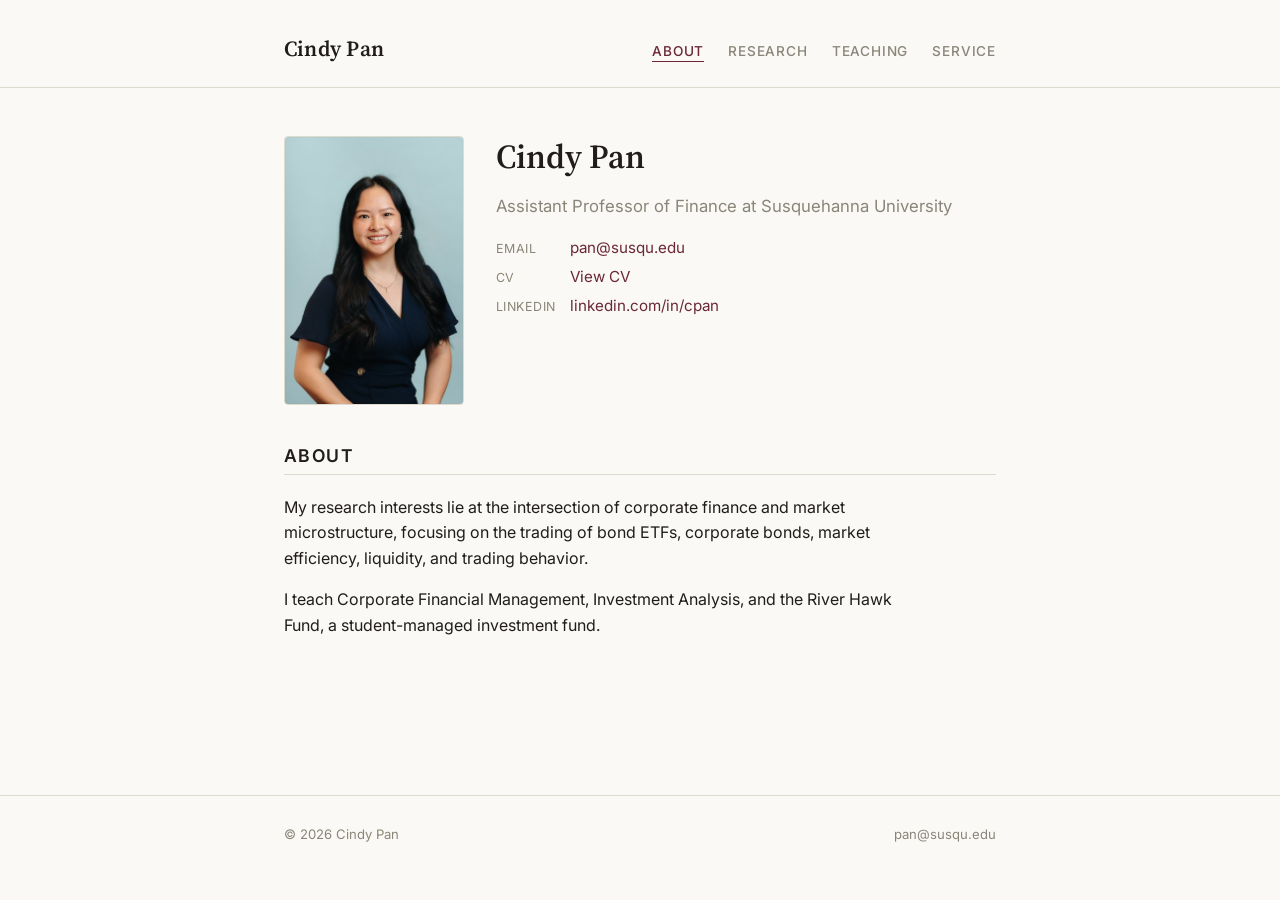
<file: index.html>
<!DOCTYPE html>
<html lang="en">
<head>
<meta charset="UTF-8">
<meta name="viewport" content="width=device-width, initial-scale=1">
<title>Cindy Pan — About</title>
<meta name="description" content="Academic homepage of Cindy Pan, Assistant Professor of Finance at Susquehanna University.">
<link rel="preconnect" href="https://fonts.googleapis.com">
<link href="https://fonts.googleapis.com/css2?family=Source+Serif+4:wght@400;600;700&family=Inter:wght@400;500;600&display=swap" rel="stylesheet">
<link rel="stylesheet" href="assets/style.css">
</head>
<body>
<a class="skip-link" href="#main">Skip to main content</a>

<header class="site-header">
  <div class="header-inner">
    <div class="site-name"><a href="index.html">Cindy Pan</a></div>
    <nav class="site-nav" aria-label="Primary">
      <ul>
        <li><a href="index.html" aria-current="page">About</a></li>
        <li><a href="research.html">Research</a></li>
        <li><a href="teaching.html">Teaching</a></li>
        <li><a href="service.html">Service</a></li>
      </ul>
    </nav>
  </div>
</header>

<main id="main">
  <div class="about-hero">
    <img class="avatar" src="assets/photo-full.jpg" alt="Cindy Pan">
    <div>
      <h1 class="name">Cindy Pan</h1>
      <p class="position">Assistant Professor of Finance at Susquehanna University</p>
      <ul class="contact-list">
        <li><span class="label">Email</span> <a href="mailto:pan@susqu.edu">pan@susqu.edu</a></li>
        <li><span class="label">CV</span> <a href="assets/Cindy Pan CV.pdf">View CV</a></li>
        <li><span class="label">LinkedIn</span> <a href="https://www.linkedin.com/in/cpan/">linkedin.com/in/cpan</a></li>
      </ul>
    </div>
  </div>

  <div class="section-block bio">
    <h2>About</h2>
    <p>My research interests lie at the intersection of corporate finance and market microstructure, focusing on the trading of bond ETFs, corporate bonds, market efficiency, liquidity, and trading behavior.</p>
    <p>I teach Corporate Financial Management, Investment Analysis, and the River Hawk Fund, a student-managed investment fund.</p>
  </div>
</main>

<footer class="site-footer">
  <div class="footer-inner">
    <span>&copy; <span id="year"></span> Cindy Pan</span>
    <a href="mailto:pan@susqu.edu">pan@susqu.edu</a>
  </div>
</footer>

<script>document.getElementById('year').textContent = new Date().getFullYear();</script>
</body>
</html>
</file>
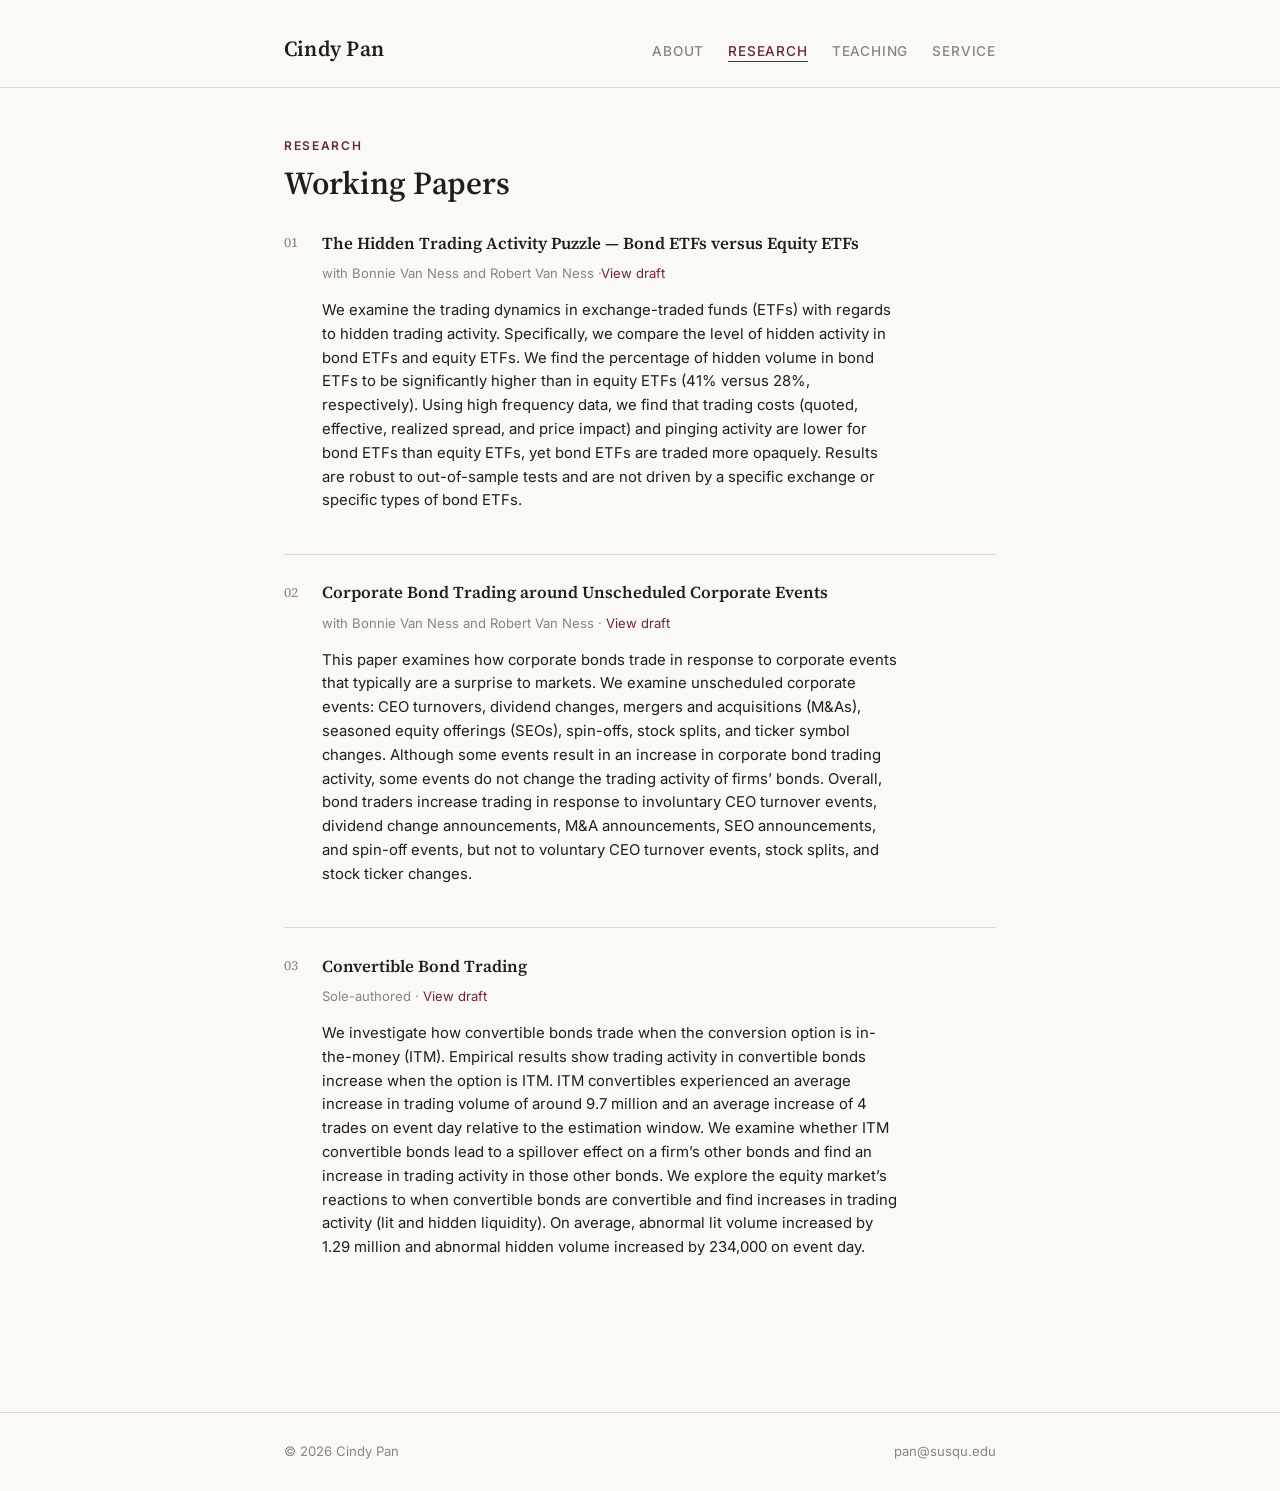
<file: research.html>
<!DOCTYPE html>
<html lang="en">
<head>
<meta charset="UTF-8">
<meta name="viewport" content="width=device-width, initial-scale=1">
<title>Cindy Pan — Research</title>
<link rel="preconnect" href="https://fonts.googleapis.com">
<link href="https://fonts.googleapis.com/css2?family=Source+Serif+4:wght@400;600;700&family=Inter:wght@400;500;600&display=swap" rel="stylesheet">
<link rel="stylesheet" href="assets/style.css">
</head>
<body>
<a class="skip-link" href="#main">Skip to main content</a>

<header class="site-header">
  <div class="header-inner">
    <div class="site-name"><a href="index.html">Cindy Pan</a></div>
    <nav class="site-nav" aria-label="Primary">
      <ul>
        <li><a href="index.html">About</a></li>
        <li><a href="research.html" aria-current="page">Research</a></li>
        <li><a href="teaching.html">Teaching</a></li>
        <li><a href="service.html">Service</a></li>
      </ul>
    </nav>
  </div>
</header>

<main id="main">
  <span class="eyebrow">Research</span>
  <h1 class="page-title">Working Papers</h1>

  <ol class="pub-list">
    <li class="pub-entry">
      <div class="pub-title">The Hidden Trading Activity Puzzle — Bond ETFs versus Equity ETFs</div>
      <div class="pub-meta">with Bonnie Van Ness and Robert Van Ness &middot;<a href="assets/The Hidden Trading Activity Puzzle.pdf">View draft</a></div>
      <p class="pub-abstract">We examine the trading dynamics in exchange-traded funds (ETFs) with regards to hidden trading activity. Specifically, we compare the level of hidden activity in bond ETFs and equity ETFs. We find the percentage of hidden volume in bond ETFs to be significantly higher than in equity ETFs (41% versus 28%, respectively). Using high frequency data, we find that trading costs (quoted, effective, realized spread, and price impact) and pinging activity are lower for bond ETFs than equity ETFs, yet bond ETFs are traded more opaquely. Results are robust to out-of-sample tests and are not driven by a specific exchange or specific types of bond ETFs.</p>
    </li>
    <li class="pub-entry">
      <div class="pub-title">Corporate Bond Trading around Unscheduled Corporate Events</div>
      <div class="pub-meta">with Bonnie Van Ness and Robert Van Ness &middot; <a href="assets/Corporate Bond Trading around Unscheduled Corporate Events March 2026.pdf">View draft</a></div>
      <p class="pub-abstract">This paper examines how corporate bonds trade in response to corporate events that typically are a surprise to markets. We examine unscheduled corporate events: CEO turnovers, dividend changes, mergers and acquisitions (M&As), seasoned equity offerings (SEOs), spin-offs, stock splits, and ticker symbol changes. Although some events result in an increase in corporate bond trading activity, some events do not change the trading activity of firms’ bonds. Overall, bond traders increase trading in response to involuntary CEO turnover events, dividend change announcements, M&A announcements, SEO announcements, and spin-off events, but not to voluntary CEO turnover events, stock splits, and stock ticker changes.</p>
    </li>
    <li class="pub-entry">
      <div class="pub-title">Convertible Bond Trading</div>
      <div class="pub-meta">Sole-authored &middot; <a href="assets/Convertible Bond Trading March 2026.pdf">View draft</a></div>
      <p class="pub-abstract">We investigate how convertible bonds trade when the conversion option is in-the-money (ITM). Empirical results show trading activity in convertible bonds increase when the option is ITM. ITM convertibles experienced an average increase in trading volume of around 9.7 million and an average increase of 4 trades on event day relative to the estimation window. We examine whether ITM convertible bonds lead to a spillover effect on a firm’s other bonds and find an increase in trading activity in those other bonds. We explore the equity market’s reactions to when convertible bonds are convertible and find increases in trading activity (lit and hidden liquidity). On average, abnormal lit volume increased by 1.29 million and abnormal hidden volume increased by 234,000 on event day.</p>
    </li>
  </ol>
</main>

<footer class="site-footer">
  <div class="footer-inner">
    <span>&copy; <span id="year"></span> Cindy Pan</span>
    <a href="mailto:pan@susqu.edu">pan@susqu.edu</a>
  </div>
</footer>

<script>document.getElementById('year').textContent = new Date().getFullYear();</script>
</body>
</html>
</file>
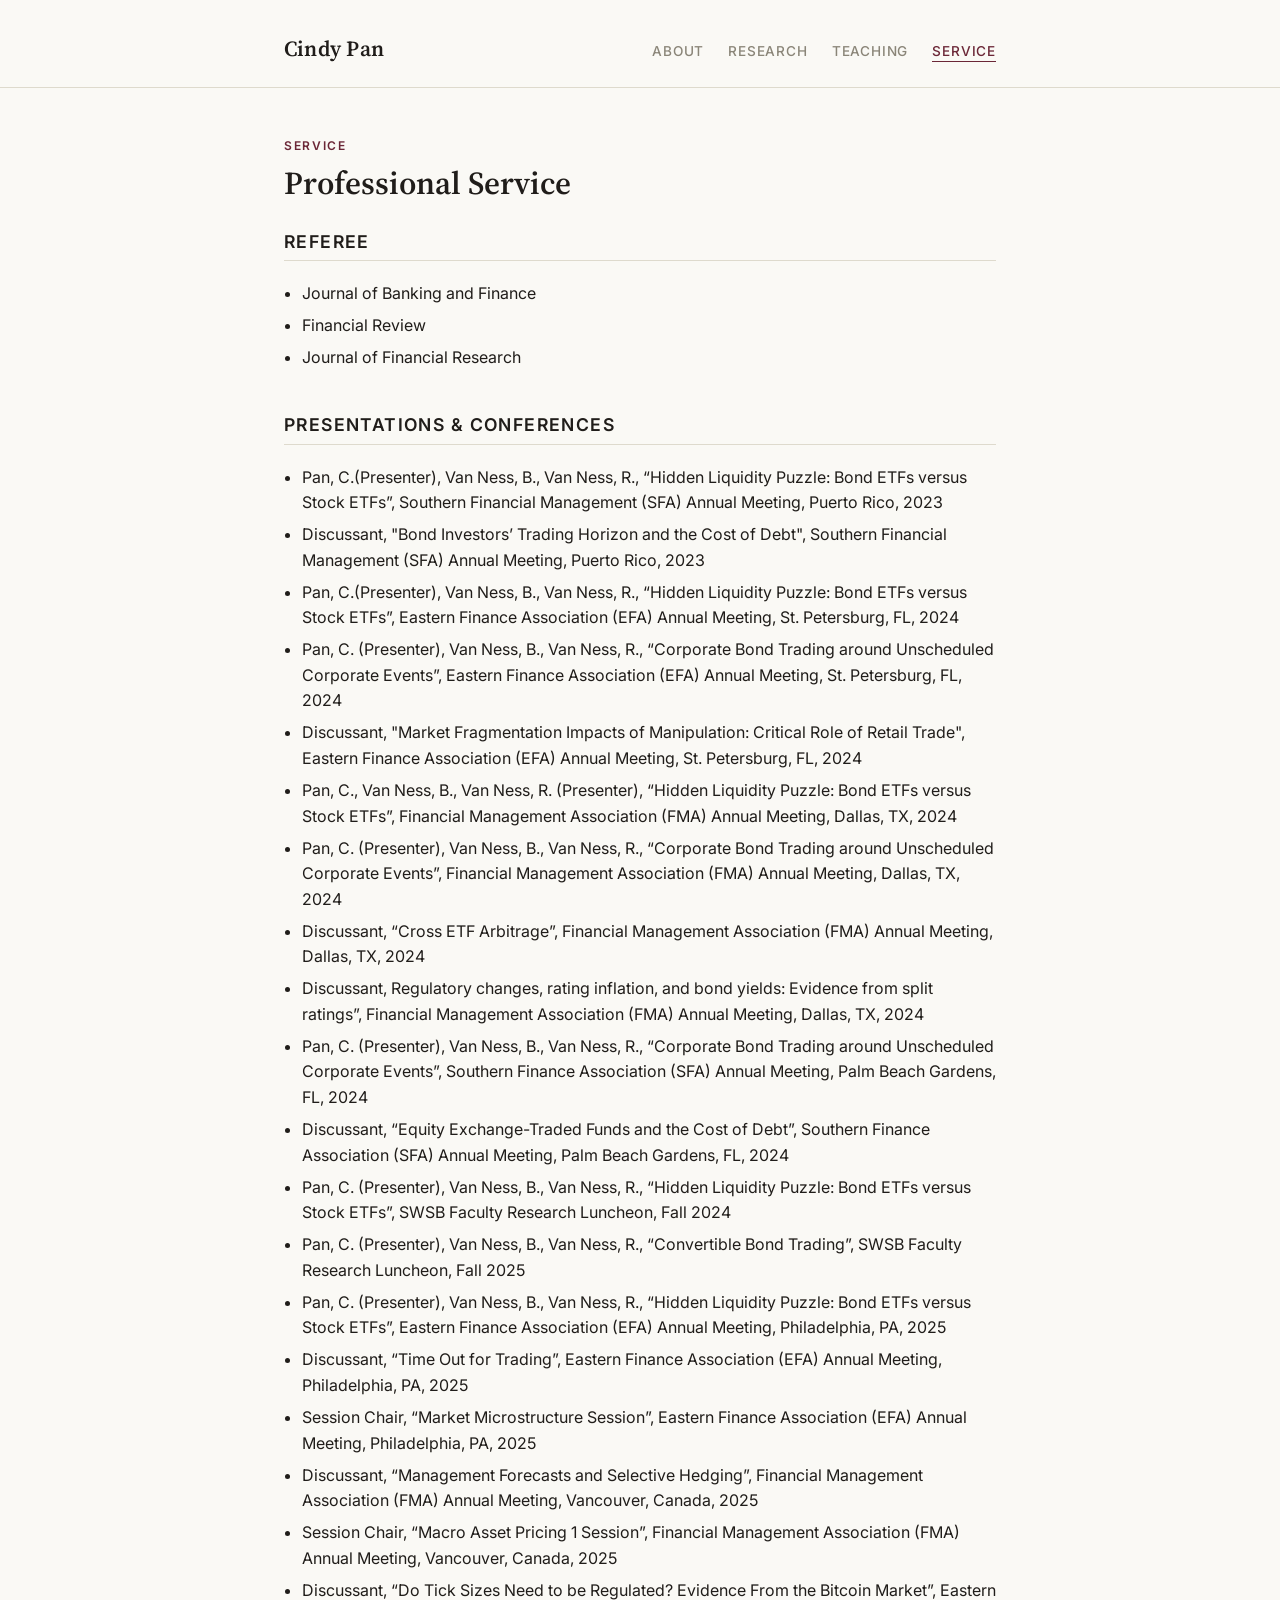
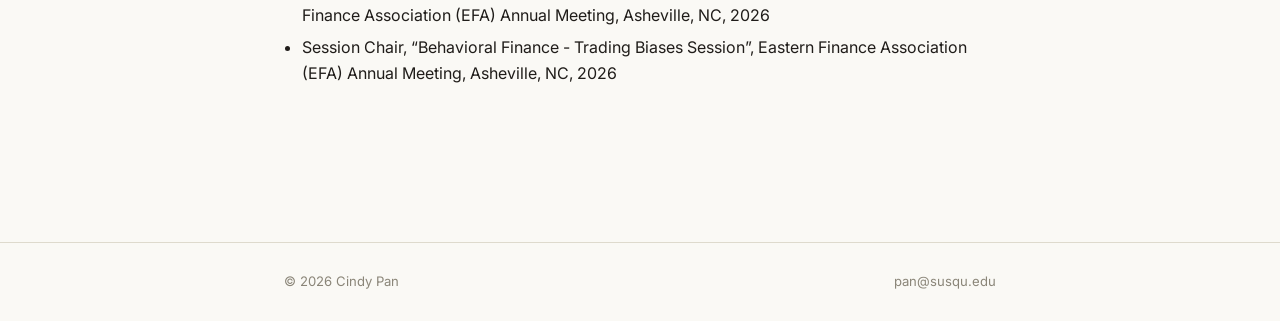
<file: service.html>
<!DOCTYPE html>
<html lang="en">
<head>
<meta charset="UTF-8">
<meta name="viewport" content="width=device-width, initial-scale=1">
<title>Cindy Pan — Service</title>
<link rel="preconnect" href="https://fonts.googleapis.com">
<link href="https://fonts.googleapis.com/css2?family=Source+Serif+4:wght@400;600;700&family=Inter:wght@400;500;600&display=swap" rel="stylesheet">
<link rel="stylesheet" href="assets/style.css">
</head>
<body>
<a class="skip-link" href="#main">Skip to main content</a>

<header class="site-header">
  <div class="header-inner">
    <div class="site-name"><a href="index.html">Cindy Pan</a></div>
    <nav class="site-nav" aria-label="Primary">
      <ul>
        <li><a href="index.html">About</a></li>
        <li><a href="research.html">Research</a></li>
        <li><a href="teaching.html">Teaching</a></li>
        <li><a href="service.html" aria-current="page">Service</a></li>
      </ul>
    </nav>
  </div>
</header>

<main id="main">
  <span class="eyebrow">Service</span>
  <h1 class="page-title">Professional Service</h1>

  <div class="section-block">
    <h2>Referee</h2>
    <ul class="simple-list">
      <li>Journal of Banking and Finance</li>
      <li>Financial Review</li>
      <li>Journal of Financial Research</li>
    </ul>
  </div>

  <div class="section-block">
    <h2>Presentations & Conferences</h2>
    <ul class="simple-list">
 <li>Pan, C.(Presenter), Van Ness, B., Van Ness, R., “Hidden Liquidity Puzzle: Bond ETFs versus Stock ETFs”, Southern Financial Management (SFA) Annual Meeting, Puerto Rico, 2023
 <li>Discussant, "Bond Investors’ Trading Horizon and the Cost of Debt", Southern Financial Management (SFA) Annual Meeting, Puerto Rico, 2023
 <li>Pan, C.(Presenter), Van Ness, B., Van Ness, R., “Hidden Liquidity Puzzle: Bond ETFs versus Stock ETFs”, Eastern Finance Association (EFA) Annual Meeting, St. Petersburg, FL, 2024
 <li>Pan, C. (Presenter), Van Ness, B., Van Ness, R., “Corporate Bond Trading around Unscheduled Corporate Events”, Eastern Finance Association (EFA) Annual Meeting, St. Petersburg, FL, 2024
 <li>Discussant, "Market Fragmentation Impacts of Manipulation: Critical Role of Retail Trade", Eastern Finance Association (EFA) Annual Meeting, St. Petersburg, FL, 2024
 <li>Pan, C., Van Ness, B., Van Ness, R. (Presenter), “Hidden Liquidity Puzzle: Bond ETFs versus Stock ETFs”, Financial Management Association (FMA) Annual Meeting, Dallas, TX, 2024 
 <li>Pan, C. (Presenter), Van Ness, B., Van Ness, R., “Corporate Bond Trading around Unscheduled Corporate Events”, Financial Management Association (FMA) Annual Meeting, Dallas, TX, 2024 
 <li>Discussant, “Cross ETF Arbitrage”, Financial Management Association (FMA) Annual Meeting, Dallas, TX, 2024 
 <li>Discussant, Regulatory changes, rating inflation, and bond yields: Evidence from split ratings”, Financial Management Association (FMA) Annual Meeting, Dallas, TX, 2024 
 <li>Pan, C. (Presenter), Van Ness, B., Van Ness, R., “Corporate Bond Trading around Unscheduled Corporate Events”, Southern Finance Association (SFA) Annual Meeting, Palm Beach Gardens, FL, 2024 
 <li>Discussant, “Equity Exchange-Traded Funds and the Cost of Debt”, Southern Finance Association (SFA) Annual Meeting, Palm Beach Gardens, FL, 2024 
 <li>Pan, C. (Presenter), Van Ness, B., Van Ness, R., “Hidden Liquidity Puzzle: Bond ETFs versus Stock ETFs”, SWSB Faculty Research Luncheon, Fall 2024 
 <li>Pan, C. (Presenter), Van Ness, B., Van Ness, R., “Convertible Bond Trading”, SWSB Faculty Research Luncheon, Fall 2025 
 <li>Pan, C. (Presenter), Van Ness, B., Van Ness, R., “Hidden Liquidity Puzzle: Bond ETFs versus Stock ETFs”, Eastern Finance Association (EFA) Annual Meeting, Philadelphia, PA, 2025  
 <li>Discussant, “Time Out for Trading”, Eastern Finance Association (EFA) Annual Meeting, Philadelphia, PA, 2025 
 <li>Session Chair, “Market Microstructure Session”, Eastern Finance Association (EFA) Annual Meeting, Philadelphia, PA, 2025 
 <li>Discussant, “Management Forecasts and Selective Hedging”, Financial Management Association (FMA) Annual Meeting, Vancouver, Canada, 2025 
 <li>Session Chair, “Macro Asset Pricing 1 Session”, Financial Management Association (FMA) Annual Meeting, Vancouver, Canada, 2025 
 <li>Discussant, “Do Tick Sizes Need to be Regulated? Evidence From the Bitcoin Market”, Eastern Finance Association (EFA) Annual Meeting, Asheville, NC, 2026 
 <li>Session Chair, “Behavioral Finance - Trading Biases Session”, Eastern Finance Association (EFA) Annual Meeting, Asheville, NC, 2026 
</li>
    </ul>
  </div>
</main>

<footer class="site-footer">
  <div class="footer-inner">
    <span>&copy; <span id="year"></span> Cindy Pan</span>
    <a href="mailto:pan@susqu.edu">pan@susqu.edu</a>
  </div>
</footer>

<script>document.getElementById('year').textContent = new Date().getFullYear();</script>
</body>
</html>
</file>
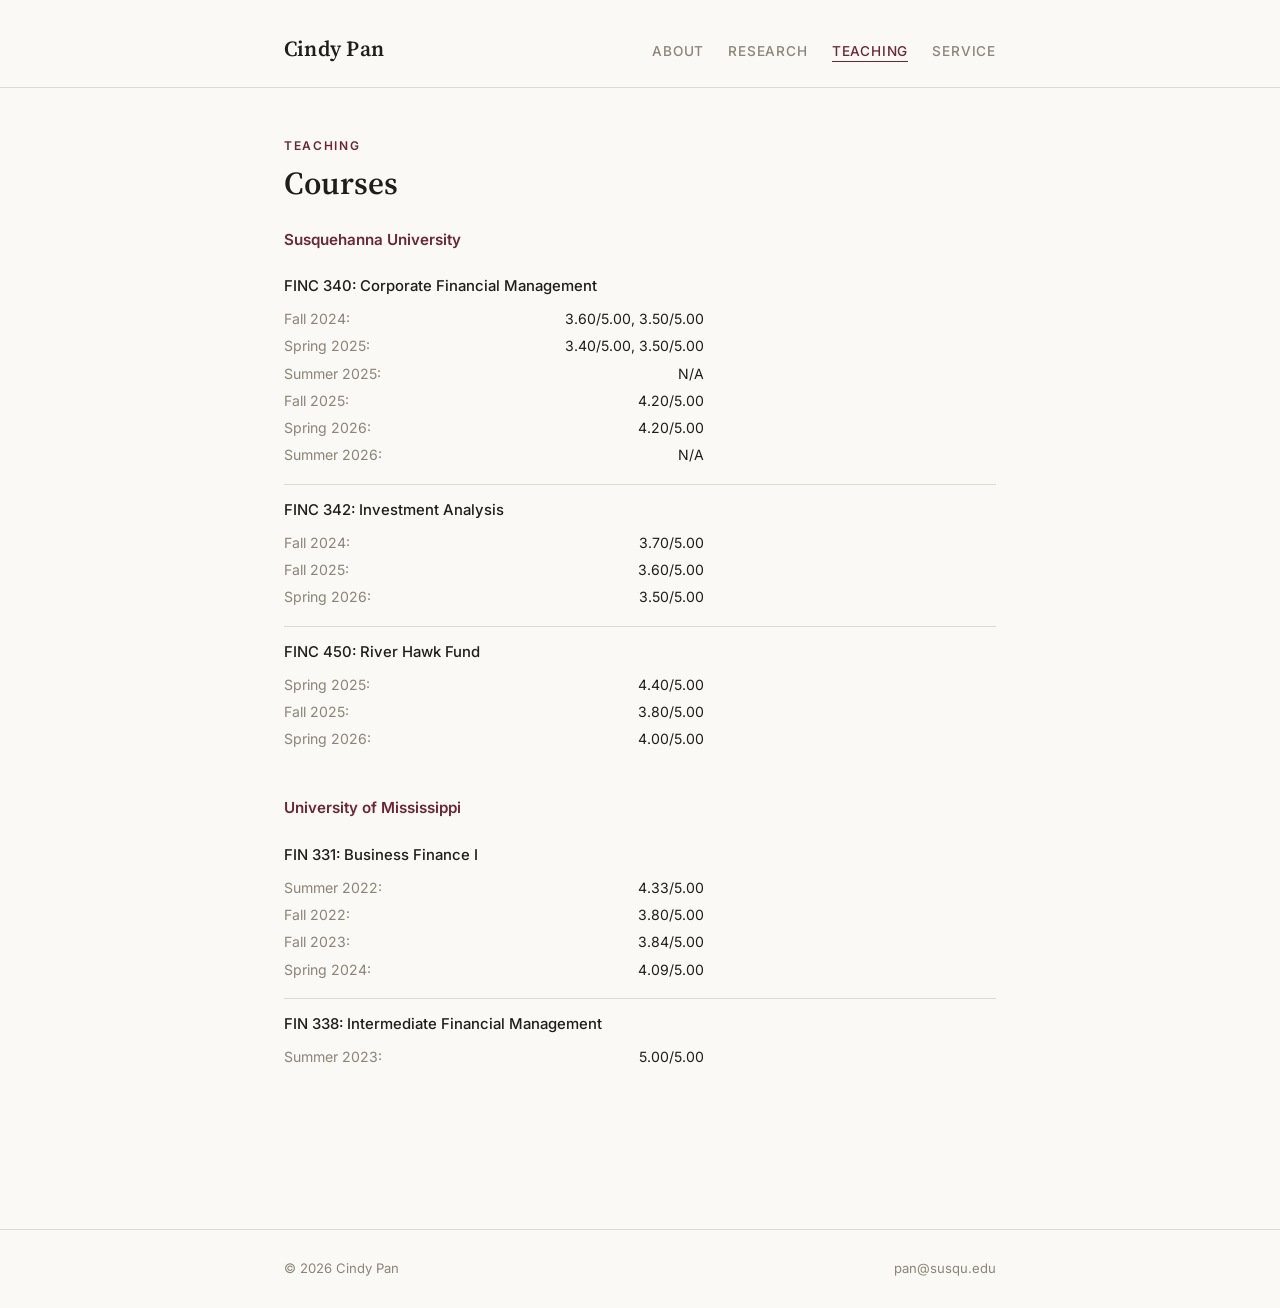
<file: teaching.html>
<!DOCTYPE html>
<html lang="en">
<head>
<meta charset="UTF-8">
<meta name="viewport" content="width=device-width, initial-scale=1">
<title>Cindy Pan — Teaching</title>
<link rel="preconnect" href="https://fonts.googleapis.com">
<link href="https://fonts.googleapis.com/css2?family=Source+Serif+4:wght@400;600;700&family=Inter:wght@400;500;600&display=swap" rel="stylesheet">
<link rel="stylesheet" href="assets/style.css">
</head>
<body>
<a class="skip-link" href="#main">Skip to main content</a>

<header class="site-header">
  <div class="header-inner">
    <div class="site-name"><a href="index.html">Cindy Pan</a></div>
    <nav class="site-nav" aria-label="Primary">
      <ul>
        <li><a href="index.html">About</a></li>
        <li><a href="research.html">Research</a></li>
        <li><a href="teaching.html" aria-current="page">Teaching</a></li>
        <li><a href="service.html">Service</a></li>
      </ul>
    </nav>
  </div>
</header>

<main id="main">
  <span class="eyebrow">Teaching</span>
  <h1 class="page-title">Courses</h1>

  <div class="ledger-group">
    <h3>Susquehanna University</h3>

    <div class="course-block">
      <div class="course-name">FINC 340: Corporate Financial Management</div>
      <ul class="term-list">
        <li><span class="term-label">Fall 2024: </span><span class="term-rating">3.60/5.00, 3.50/5.00</span></li>
        <li><span class="term-label">Spring 2025: </span><span class="term-rating">3.40/5.00, 3.50/5.00</span></li>
        <li><span class="term-label">Summer 2025: </span><span class="term-rating">N/A</span></li>
        <li><span class="term-label">Fall 2025: </span><span class="term-rating">4.20/5.00</span></li>
        <li><span class="term-label">Spring 2026: </span><span class="term-rating">4.20/5.00</span></li>
        <li><span class="term-label">Summer 2026: </span><span class="term-rating">N/A</span></li>
      </ul>
    </div>

    <div class="course-block">
      <div class="course-name">FINC 342: Investment Analysis</div>
      <ul class="term-list">
        <li><span class="term-label">Fall 2024: </span><span class="term-rating">3.70/5.00</span></li>
        <li><span class="term-label">Fall 2025: </span><span class="term-rating">3.60/5.00</span></li>
        <li><span class="term-label">Spring 2026: </span><span class="term-rating">3.50/5.00</span></li>
      </ul>
    </div>

    <div class="course-block">
      <div class="course-name">FINC 450: River Hawk Fund</div>
      <ul class="term-list">
        <li><span class="term-label">Spring 2025: </span><span class="term-rating">4.40/5.00</span></li>
        <li><span class="term-label">Fall 2025: </span><span class="term-rating">3.80/5.00</span></li>
        <li><span class="term-label">Spring 2026: </span><span class="term-rating">4.00/5.00</span></li>
      </ul>
    </div>
  </div>

  <div class="ledger-group">
    <h3>University of Mississippi</h3>

    <div class="course-block">
      <div class="course-name">FIN 331: Business Finance I</div>
      <ul class="term-list">
        <li><span class="term-label">Summer 2022: </span><span class="term-rating">4.33/5.00</span></li>
        <li><span class="term-label">Fall 2022: </span><span class="term-rating">3.80/5.00</span></li>
        <li><span class="term-label">Fall 2023: </span><span class="term-rating">3.84/5.00</span></li>
        <li><span class="term-label">Spring 2024: </span><span class="term-rating">4.09/5.00</span></li>
      </ul>
    </div>

    <div class="course-block">
      <div class="course-name">FIN 338: Intermediate Financial Management</div>
      <ul class="term-list">
        <li><span class="term-label">Summer 2023: </span><span class="term-rating">5.00/5.00</span></li>
      </ul>
    </div>
  </div>
</main>

<footer class="site-footer">
  <div class="footer-inner">
    <span>&copy; <span id="year"></span> Cindy Pan</span>
    <a href="mailto:pan@susqu.edu">pan@susqu.edu</a>
  </div>
</footer>

<script>document.getElementById('year').textContent = new Date().getFullYear();</script>
</body>
</html>
</file>
<file: assets/style.css>
/* ============================================================
   Academic site — shared stylesheet
   Palette:
     paper   #FAF9F5   background
     ink     #201D1A   body text
     maroon  #6B2737   accent (links, eyebrows, rules)
     muted   #8A8578   secondary text
     rule    #DEDACD   hairline borders
   Type:
     Display — "Source Serif 4" (headings, name)
     Body/UI — "Inter" (nav, body copy, labels)
   ============================================================ */

:root {
  --paper: #FAF9F5;
  --ink: #201D1A;
  --maroon: #6B2737;
  --muted: #8A8578;
  --rule: #DEDACD;
  --max-w: 760px;
}

* { box-sizing: border-box; }

html { scroll-behavior: smooth; }

body {
  margin: 0;
  background: var(--paper);
  color: var(--ink);
  font-family: "Inter", -apple-system, BlinkMacSystemFont, "Segoe UI", sans-serif;
  font-size: 16px;
  line-height: 1.6;
  -webkit-font-smoothing: antialiased;
}

a {
  color: var(--maroon);
  text-decoration: none;
  border-bottom: 1px solid transparent;
  transition: border-color 0.15s ease;
}
a:hover, a:focus-visible { border-bottom-color: var(--maroon); }
a:focus-visible { outline: 2px solid var(--maroon); outline-offset: 2px; }

h1, h2, h3 {
  font-family: "Source Serif 4", Georgia, serif;
  font-weight: 600;
  line-height: 1.2;
  margin: 0 0 0.4em;
  color: var(--ink);
}

/* ---------- Skip link ---------- */
.skip-link {
  position: absolute;
  left: -9999px;
  top: 0;
  background: var(--maroon);
  color: #fff;
  padding: 0.6em 1em;
  z-index: 100;
}
.skip-link:focus { left: 1em; top: 1em; }

/* ---------- Header / nav ---------- */
header.site-header {
  border-bottom: 1px solid var(--rule);
}

.header-inner {
  max-width: var(--max-w);
  margin: 0 auto;
  padding: 2rem 1.5rem 1.25rem;
  display: flex;
  flex-wrap: wrap;
  align-items: baseline;
  justify-content: space-between;
  gap: 0.75rem 1.5rem;
}

.site-name {
  font-family: "Source Serif 4", Georgia, serif;
  font-size: 1.35rem;
  font-weight: 600;
  letter-spacing: 0.01em;
}
.site-name a { color: var(--ink); border: none; }
.site-name a:hover { color: var(--maroon); }

nav.site-nav ul {
  list-style: none;
  display: flex;
  gap: 1.5rem;
  margin: 0;
  padding: 0;
}

nav.site-nav a {
  color: var(--muted);
  font-size: 0.85rem;
  font-weight: 500;
  letter-spacing: 0.06em;
  text-transform: uppercase;
  border: none;
  padding-bottom: 2px;
}
nav.site-nav a:hover,
nav.site-nav a:focus-visible,
nav.site-nav a[aria-current="page"] {
  color: var(--maroon);
  border-bottom: 1px solid var(--maroon);
}

/* ---------- Main content ---------- */
main {
  max-width: var(--max-w);
  margin: 0 auto;
  padding: 3rem 1.5rem 5rem;
}

.eyebrow {
  display: block;
  font-size: 0.75rem;
  font-weight: 600;
  letter-spacing: 0.14em;
  text-transform: uppercase;
  color: var(--maroon);
  margin-bottom: 0.6rem;
}

.page-title {
  font-size: 2rem;
  margin-bottom: 1.75rem;
}

/* ---------- About / hero ---------- */
.about-hero {
  display: flex;
  gap: 2rem;
  align-items: flex-start;
  flex-wrap: wrap;
  margin-bottom: 2.5rem;
}

.avatar {
  width: 180px;
  height: auto;
  border-radius: 4px;
  border: 1px solid var(--rule);
  background: #fff;
  flex-shrink: 0;
}

.about-hero .name {
  font-size: 2.1rem;
  margin-bottom: 0.25rem;
}

.about-hero .position {
  color: var(--muted);
  font-size: 1.05rem;
  margin-bottom: 1rem;
}

.contact-list {
  list-style: none;
  padding: 0;
  margin: 0;
  font-size: 0.95rem;
}
.contact-list li { margin-bottom: 0.3rem; }
.contact-list .label {
  display: inline-block;
  width: 70px;
  color: var(--muted);
  font-size: 0.78rem;
  letter-spacing: 0.04em;
  text-transform: uppercase;
}

.bio p { margin: 0 0 1rem; max-width: 62ch; }

/* ---------- Placeholder callouts ---------- */
.placeholder {
  color: var(--muted);
  font-style: italic;
}

.placeholder-note {
  border: 1px dashed var(--rule);
  background: rgba(107, 39, 55, 0.04);
  padding: 0.85rem 1.1rem;
  border-radius: 3px;
  font-size: 0.85rem;
  color: var(--muted);
  margin-bottom: 2.5rem;
}
.placeholder-note strong { color: var(--maroon); }

/* ---------- Section blocks ---------- */
.section-block {
  margin-bottom: 2.75rem;
}
.section-block h2 {
  font-size: 1.1rem;
  text-transform: uppercase;
  letter-spacing: 0.08em;
  font-family: "Inter", sans-serif;
  font-weight: 600;
  color: var(--ink);
  border-bottom: 1px solid var(--rule);
  padding-bottom: 0.5rem;
  margin-bottom: 1.25rem;
}

/* ---------- Research: numbered entries (a real sequence — the pub list) ---------- */
.pub-list {
  list-style: none;
  margin: 0;
  padding: 0;
  counter-reset: pub;
}
.pub-entry {
  counter-increment: pub;
  position: relative;
  padding-left: 2.4rem;
  padding-bottom: 1.6rem;
  margin-bottom: 1.6rem;
  border-bottom: 1px solid var(--rule);
}
.pub-entry:last-child { border-bottom: none; margin-bottom: 0; }
.pub-entry::before {
  content: counter(pub, decimal-leading-zero);
  position: absolute;
  left: 0;
  top: 0.1rem;
  font-family: "Source Serif 4", serif;
  font-size: 0.85rem;
  color: var(--muted);
}
.pub-title {
  font-family: "Source Serif 4", serif;
  font-size: 1.05rem;
  font-weight: 600;
  margin-bottom: 0.35rem;
}
.pub-meta {
  font-size: 0.82rem;
  color: var(--muted);
  margin-bottom: 0.5rem;
}
.pub-abstract {
  font-size: 0.93rem;
  max-width: 64ch;
}

/* ---------- Teaching / Service: stacked course blocks ---------- */
.ledger-group { margin-bottom: 2rem; }
.ledger-group h3 {
  font-family: "Inter", sans-serif;
  font-size: 0.95rem;
  font-weight: 600;
  color: var(--maroon);
  margin-bottom: 0.75rem;
}
.course-block {
  padding: 0.9rem 0;
  border-bottom: 1px solid var(--rule);
}
.course-block:last-child { border-bottom: none; }
.course-name {
  font-weight: 500;
  font-size: 0.93rem;
  margin-bottom: 0.4rem;
}
.term-list {
  list-style: none;
  margin: 0;
  padding: 0;
}
.term-list li {
  display: flex;
  justify-content: space-between;
  gap: 1rem;
  font-size: 0.88rem;
  color: var(--muted);
  padding: 0.15rem 0;
  max-width: 420px;
}
.term-list .term-label { color: var(--muted); }
.term-list .term-rating { color: var(--ink); text-align: right; }

.simple-list {
  margin: 0;
  padding-left: 1.1rem;
}
.simple-list li { margin-bottom: 0.4rem; }

/* ---------- Footer ---------- */
footer.site-footer {
  border-top: 1px solid var(--rule);
  margin-top: 2rem;
}
.footer-inner {
  max-width: var(--max-w);
  margin: 0 auto;
  padding: 1.75rem 1.5rem;
  display: flex;
  justify-content: space-between;
  flex-wrap: wrap;
  gap: 0.5rem;
  font-size: 0.82rem;
  color: var(--muted);
}
.footer-inner a { color: var(--muted); }
.footer-inner a:hover { color: var(--maroon); }

/* ---------- Responsive ---------- */
@media (max-width: 560px) {
  .header-inner { flex-direction: column; align-items: flex-start; }
  .about-hero { flex-direction: column; }
  .term-list li { flex-direction: column; gap: 0.1rem; }
  .term-list .term-rating { text-align: left; }
}

@media (prefers-reduced-motion: reduce) {
  html { scroll-behavior: auto; }
  a { transition: none; }
}
</file>
